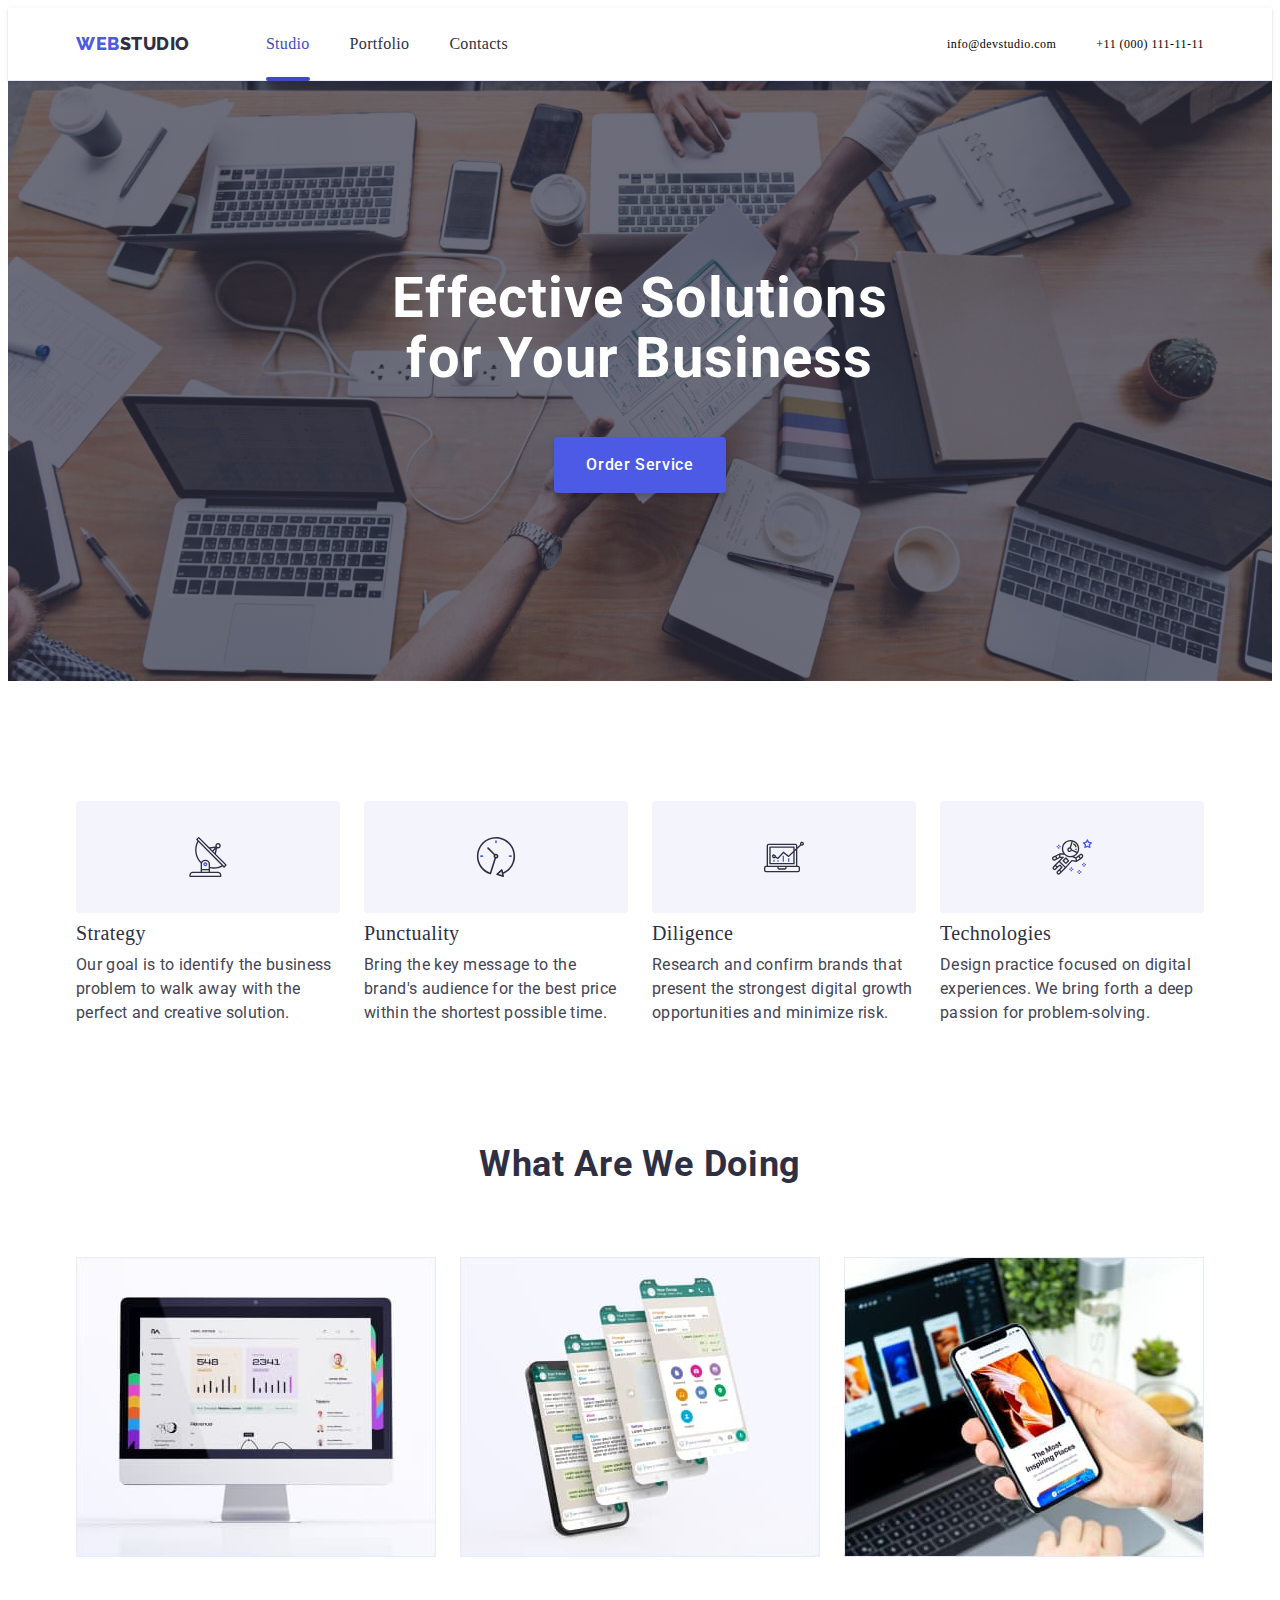
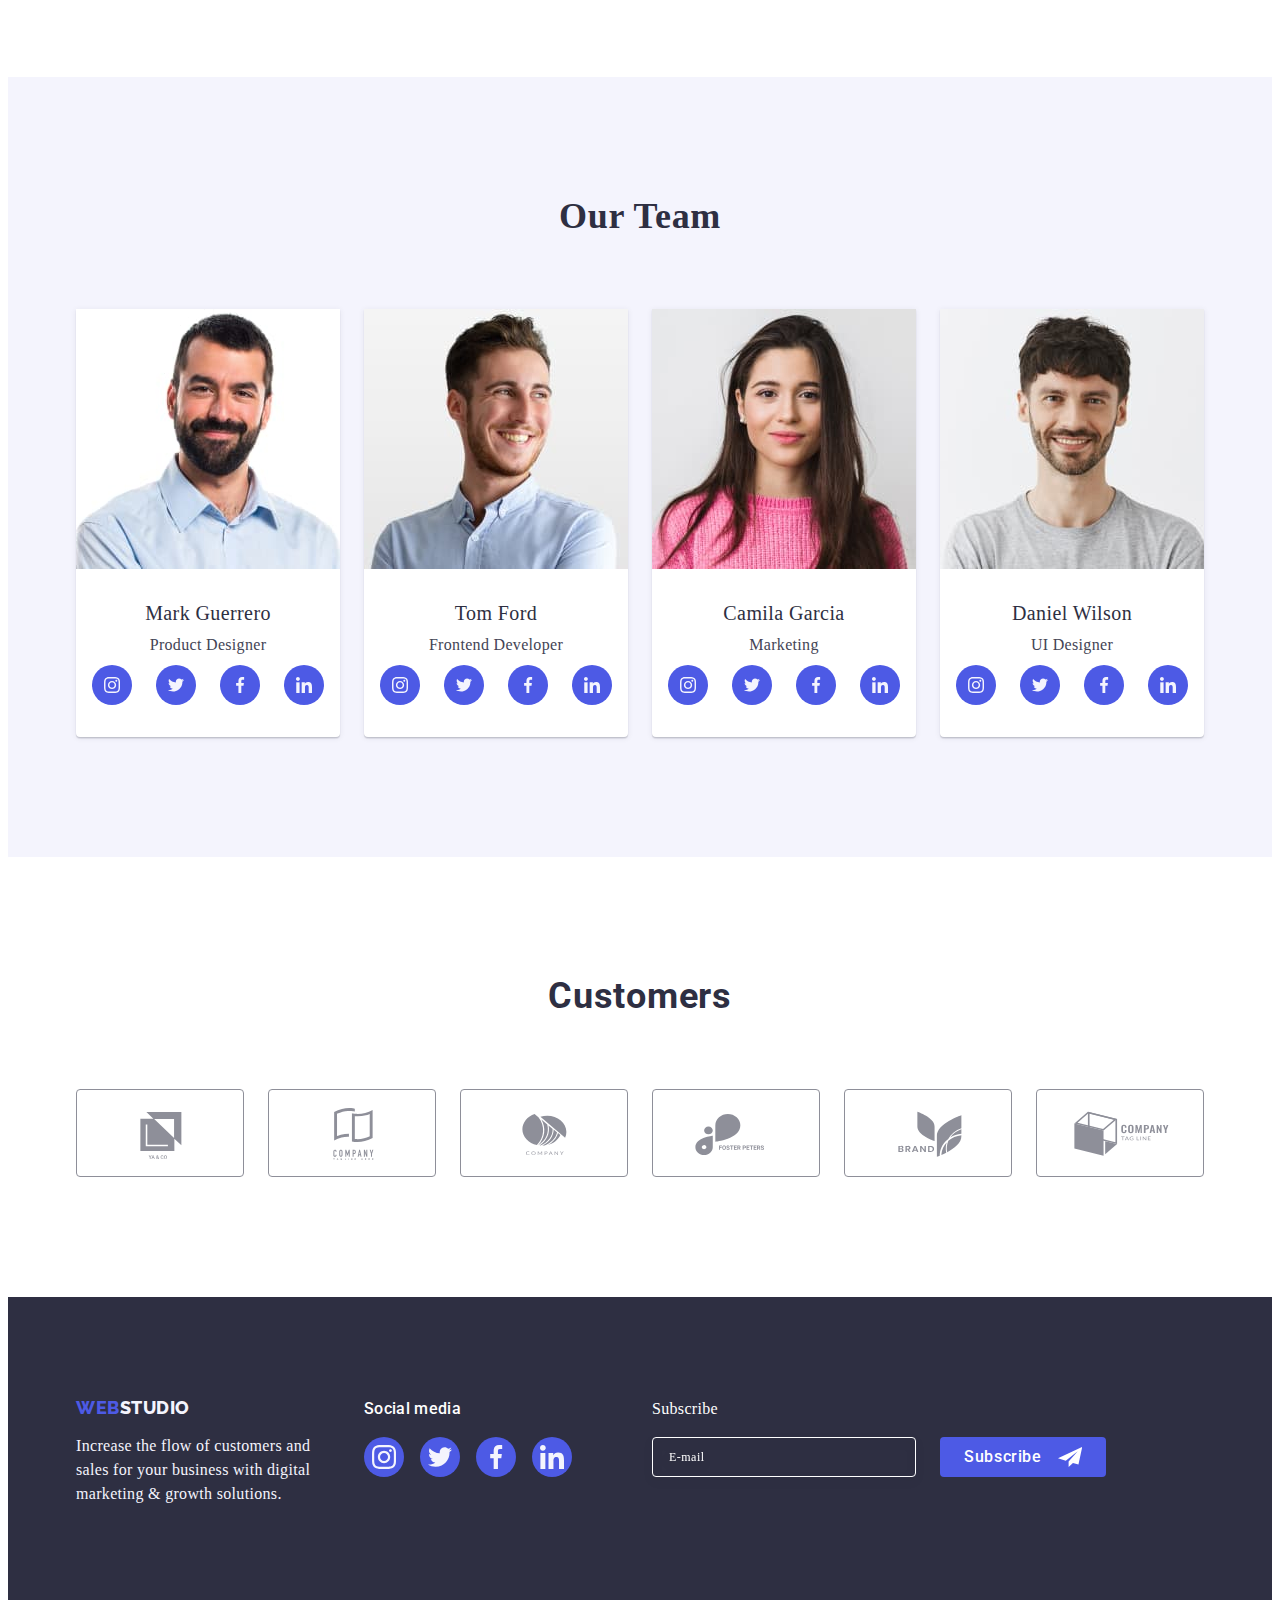
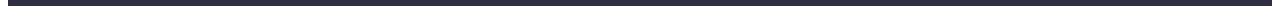
<file: index.html>
<!DOCTYPE html>
<html lang="en">
  <head>
    <meta charset="UTF-8" />
    <meta name="viewport" content="width=device-width, initial-scale=1.0" />
    <title>Document</title>
    <link rel="preconnect" href="https://fonts.googleapis.com" />
    <link rel="preconnect" href="https://fonts.gstatic.com" crossorigin />
    <link
      href="https://fonts.googleapis.com/css2?family=Raleway:wght@800&family=Roboto:wght@400;500;700;900&display=swap"
      rel="stylesheet"
    />
    <link
      rel="stylesheet"
      href="https://cdnjs.cloudflare.com/ajax/libs/modern-normalize/2.0.0/modern-normalize.min.css"
      integrity="sha512-4xo8blKMVCiXpTaLzQSLSw3KFOVPWhm/TRtuPVc4WG6kUgjH6J03IBuG7JZPkcWMxJ5huwaBpOpnwYElP/m6wg=="
      crossorigin="anonymous"
      referrerpolicy="no-referrer"
    />
    <link rel="stylesheet" href="./css/styles.css" />
    <link rel="stylesheet" href="./css/media.css" />
  </head>
  <body>
    <header class="header">
      <div class="header-container container">
        <nav class="header-nav">
          <a href="./index.html" class="logo-link link"
            >WEB<span class="web-logo">STUDIO</span></a
          >
          <ul class="nav-list list">
            <li class="nav-item list-item">
              <a href="./index.html" class="nav-item-link link after-studio"
                >Studio</a
              >
            </li>
            <li class="nav-item list-item">
              <a href="./portfolio.html" class="nav-item-link link"
                >Portfolio</a
              >
            </li>
            <li class="nav-item list-item">
              <a href="" class="nav-item-link link">Contacts</a>
            </li>
          </ul>
        </nav>
        <address class="contacts">
          <ul class="contacts-list list">
            <li class="contacts-item list-item">
              <a href="mailto:info@devstudio.com" class="contacts-link link"
                >info@devstudio.com</a
              >
            </li>
            <li class="contacts-item list-item">
              <a href="tel:+110001111111" class="contacts-link link"
                >+11 (000) 111-11-11</a
              >
            </li>
          </ul>
        </address>

        <button type="button" class="open-menu" data-menu-open>
          <svg
            class="svg-menu"
            aria-label="mobile-menu-open"
            width="32"
            height="22"
            stroke="var(--footer-bg-color)"
          >
            <use href="./images/icons.svg#icon-hamburger"></use>
          </svg>
        </button>
      </div>
      <div class="mobile-menu-container is-hidden" data-menu>
        <button type="button" class="close-menu" data-menu-close>
          <svg class="mobil-close-icon" width="8" height="8">
            <use href="./images/icons.svg#icon-close-black"></use>
          </svg>
        </button>
        <ul class="menu-list list">
          <li class="menu-item list-item">
            <a href="./index.html" class="menu-item-link current link"
              >Studio</a
            >
          </li>
          <li class="menu-item list-item">
            <a href="./portfolio.html" class="menu-item-link link">Portfolio</a>
          </li>
          <li class="menu-item list-item">
            <a href="" class="menu-item-link link">Contacts</a>
          </li>
        </ul>
        <address class="menu-contacts">
          <ul class="menu-contacts-list list">
            <li class="menu-contacts-item list-item">
              <a
                href="tel:+110001111111"
                class="menu-contacts-link contact-tel link"
                >+11 (000) 111-11-11</a
              >
            </li>
            <li class="menu-contacts-item list-item">
              <a
                href="mailto:info@devstudio.com"
                class="menu-contacts-link mail-contacts link"
                >info@devstudio.com</a
              >
            </li>
          </ul>
        </address>

        <ul class="mobile-list-logo list">
          <li class="mobile-logo-item">
            <a class="menu-link-social link" href="instagram"
              ><svg class="mobile-future-icon" width="16" height="16">
                <use href="./images/icons.svg#icon-instagram"></use></svg
            ></a>
          </li>
          <li class="mobile-logo-item">
            <a class="menu-link-social link" href="twitter"
              ><svg class="mobile-future-icon" width="16" height="16">
                <use href="./images/icons.svg#icon-twitter"></use></svg
            ></a>
          </li>
          <li class="mobile-logo-item">
            <a class="menu-link-social link" href="facebook"
              ><svg class="mobile-future-icon" width="16" height="16">
                <use href="./images/icons.svg#icon-facebook"></use></svg
            ></a>
          </li>
          <li class="mobile-logo-item">
            <a class="menu-link-social link" href="linkedin"
              ><svg class="mobile-future-icon" width="16" height="16">
                <use href="./images/icons.svg#icon-linkedin"></use></svg
            ></a>
          </li>
        </ul>
      </div>
    </header>
    <main>
      <section class="section-hero">
        <div class="hero-container container">
          <h1 class="main-title title">
            Effective Solutions for Your Business
          </h1>
          <button class="order-button" data-modal-open type="button">
            Order Service
          </button>
        </div>
      </section>
      <section class="section-feature">
        <div class="container-feature container">
          <h2 class="visually-hidden">Feature</h2>
          <ul class="feature-list list">
            <li class="feature-item list-item">
              <div class="icon-svg">
                <svg class="future-icon" width="64" height="64">
                  <use href="./images/icons.svg#icon-antenna"></use>
                </svg>
              </div>
              <h3 class="feature-title">Strategy</h3>
              <p class="feature-text">
                Our goal is to identify the business problem to walk away with
                the perfect and creative solution.
              </p>
            </li>
            <li class="feature-item list-item">
              <div class="icon-svg">
                <svg class="future-icon" width="64" height="64">
                  <use href="./images/icons.svg#icon-clock"></use>
                </svg>
              </div>
              <h3 class="feature-title">Punctuality</h3>
              <p class="feature-text">
                Bring the key message to the brand's audience for the best price
                within the shortest possible time.
              </p>
            </li>
            <li class="feature-item list-item">
              <div class="icon-svg">
                <svg class="future-icon" width="64" height="64">
                  <use href="./images/icons.svg#icon-diagram"></use>
                </svg>
              </div>
              <h3 class="feature-title">Diligence</h3>
              <p class="feature-text">
                Research and confirm brands that present the strongest digital
                growth opportunities and minimize risk.
              </p>
            </li>
            <li class="feature-item list-item">
              <div class="icon-svg">
                <svg class="future-icon" width="64" height="64">
                  <use href="./images/icons.svg#icon-astronaut"></use>
                </svg>
              </div>
              <h3 class="feature-title">Technologies</h3>
              <p class="feature-text">
                Design practice focused on digital experiences. We bring forth a
                deep passion for problem-solving.
              </p>
            </li>
          </ul>
        </div>
      </section>
      <section class="section-works">
        <div class="work-container container">
          <h2 class="section-works-title">What are we doing</h2>
          <ul class="list works-list">
            <li class="works-list-items list-item">
              <img
                srcset="./images/img1.jpg 1x, ./images/computer-2x.jpg 2x"
                src="./images/img1.jpg"
                alt="monitor"
                width="360"
                height="300"
              />
            </li>
            <li class="works-list-items list-item">
              <img
                srcset="./images/img2.jpg 1x, ./images/phones-2x.jpg 2x"
                src="./images/img2.jpg"
                alt="pgone-display"
                width="360"
                height="300"
              />
            </li>
            <li class="works-list-items list-item">
              <img
                srcset="./images/img3.jpg 1x, ./images/phone-2x.jpg 2x"
                src="./images/img3.jpg"
                alt="phone-in-hand"
                width="360"
                height="300"
              />
            </li>
          </ul>
        </div>
      </section>
      <section class="section-our-team">
        <div class="container-team container">
          <h2 class="title-our-team">Our Team</h2>
          <ul class="list team-list">
            <li class="list-item team">
              <img
                srcset="
                  ./images/our_team/product_designer.jpg    1x,
                  ./images/our_team/product_designer-2x.jpg 2x
                "
                src="./images/our_team/product_designer.jpg"
                alt="Mark Guerrero"
                width="264"
                height="260"
              />
              <div class="team-card">
                <h3 class="team-name">Mark Guerrero</h3>
                <p class="team-position">Product Designer</p>

                <ul class="team-list-logo list">
                  <li class="team-logo-item">
                    <a class="link" href="instagram"
                      ><svg class="future-icon" width="16" height="16">
                        <use
                          href="./images/icons.svg#icon-instagram"
                        ></use></svg
                    ></a>
                  </li>
                  <li class="team-logo-item">
                    <a class="link" href="instagram"
                      ><svg class="future-icon" width="16" height="16">
                        <use href="./images/icons.svg#icon-twitter"></use></svg
                    ></a>
                  </li>
                  <li class="team-logo-item">
                    <a class="link" href="instagram"
                      ><svg class="future-icon" width="16" height="16">
                        <use href="./images/icons.svg#icon-facebook"></use></svg
                    ></a>
                  </li>
                  <li class="team-logo-item">
                    <a class="link" href="instagram"
                      ><svg class="future-icon" width="16" height="16">
                        <use href="./images/icons.svg#icon-linkedin"></use></svg
                    ></a>
                  </li>
                </ul>
              </div>
            </li>
            <li class="list-item team">
              <img
                srcset="
                  ./images/our_team/developer.jpg    1x,
                  ./images/our_team/developer-2x.jpg 2x
                "
                src="./images/our_team/developer.jpg"
                alt="Tom Ford"
                width="264"
                height="260"
              />
              <div class="team-card">
                <h3 class="team-name">Tom Ford</h3>
                <p class="team-position">Frontend Developer</p>

                <ul class="team-list-logo list">
                  <li class="team-logo-item">
                    <a class="link" href="instagram"
                      ><svg class="future-icon" width="16" height="16">
                        <use
                          href="./images/icons.svg#icon-instagram"
                        ></use></svg
                    ></a>
                  </li>
                  <li class="team-logo-item">
                    <a class="link" href="instagram"
                      ><svg class="future-icon" width="16" height="16">
                        <use href="./images/icons.svg#icon-twitter"></use></svg
                    ></a>
                  </li>
                  <li class="team-logo-item">
                    <a class="link" href="instagram"
                      ><svg class="future-icon" width="16" height="16">
                        <use href="./images/icons.svg#icon-facebook"></use></svg
                    ></a>
                  </li>
                  <li class="team-logo-item">
                    <a class="link" href="instagram"
                      ><svg class="future-icon" width="16" height="16">
                        <use href="./images/icons.svg#icon-linkedin"></use></svg
                    ></a>
                  </li>
                </ul>
              </div>
            </li>
            <li class="list-item team">
              <img
                srcset="
                  ./images/our_team/marketing.jpg    1x,
                  ./images/our_team/marketing-2x.jpg 2x
                "
                src="./images/our_team/marketing.jpg"
                alt="Camila Garcia"
                width="264"
                height="260"
              />
              <div class="team-card">
                <h3 class="team-name">Camila Garcia</h3>
                <p class="team-position">Marketing</p>

                <ul class="team-list-logo list">
                  <li class="team-logo-item">
                    <a class="link" href="instagram"
                      ><svg class="future-icon" width="16" height="16">
                        <use
                          href="./images/icons.svg#icon-instagram"
                        ></use></svg
                    ></a>
                  </li>
                  <li class="team-logo-item">
                    <a class="link" href="instagram"
                      ><svg class="future-icon" width="16" height="16">
                        <use href="./images/icons.svg#icon-twitter"></use></svg
                    ></a>
                  </li>
                  <li class="team-logo-item">
                    <a class="link" href="instagram"
                      ><svg class="future-icon" width="16" height="16">
                        <use href="./images/icons.svg#icon-facebook"></use></svg
                    ></a>
                  </li>
                  <li class="team-logo-item">
                    <a class="link" href="instagram"
                      ><svg class="future-icon" width="16" height="16">
                        <use href="./images/icons.svg#icon-linkedin"></use></svg
                    ></a>
                  </li>
                </ul>
              </div>
            </li>
            <li class="list-item team">
              <img
                srcset="
                  ./images/our_team/ui_designer.jpg,
                  ./images/our_team/ui_designer-2x.jpg 2x
                "
                src="./images/our_team/ui_designer.jpg"
                alt="Daniel Wilson"
                width="264"
                height="260"
              />
              <div class="team-card">
                <h3 class="team-name">Daniel Wilson</h3>
                <p class="team-position">UI Designer</p>

                <ul class="team-list-logo list">
                  <li class="team-logo-item">
                    <a class="link" href="instagram"
                      ><svg class="future-icon" width="16" height="16">
                        <use
                          href="./images/icons.svg#icon-instagram"
                        ></use></svg
                    ></a>
                  </li>
                  <li class="team-logo-item">
                    <a class="link" href="instagram"
                      ><svg class="future-icon" width="16" height="16">
                        <use href="./images/icons.svg#icon-twitter"></use></svg
                    ></a>
                  </li>
                  <li class="team-logo-item">
                    <a class="link" href="instagram"
                      ><svg class="future-icon" width="16" height="16">
                        <use href="./images/icons.svg#icon-facebook"></use></svg
                    ></a>
                  </li>
                  <li class="team-logo-item">
                    <a class="link" href="instagram"
                      ><svg class="future-icon" width="16" height="16">
                        <use href="./images/icons.svg#icon-linkedin"></use></svg
                    ></a>
                  </li>
                </ul>
              </div>
            </li>
          </ul>
        </div>
      </section>
      <section class="customers-section">
        <div class="container-customers container">
          <h2 class="title-customers">Customers</h2>
          <ul class="customer-list list">
            <li class="customer-logo-item item">
              <a class="customer-link link" href=""
                ><svg class="customer-icon" width="104" height="56">
                  <use href="./images/icons.svg#icon-custom-logo1"></use></svg
              ></a>
            </li>
            <li class="customer-logo-item item">
              <a class="customer-link link" href=""
                ><svg class="customer-icon" width="104" height="56">
                  <use href="./images/icons.svg#icon-custom-logo2"></use></svg
              ></a>
            </li>
            <li class="customer-logo-item item">
              <a class="customer-link link" href=""
                ><svg class="customer-icon" width="104" height="56">
                  <use href="./images/icons.svg#icon-custom-logo3"></use></svg
              ></a>
            </li>
            <li class="customer-logo-item item">
              <a class="customer-link link" href=""
                ><svg class="customer-icon" width="104" height="56">
                  <use href="./images/icons.svg#icon-custom-logo4"></use></svg
              ></a>
            </li>
            <li class="customer-logo-item item">
              <a class="customer-link link" href=""
                ><svg class="customer-icon" width="104" height="56">
                  <use href="./images/icons.svg#icon-custom-logo5"></use></svg
              ></a>
            </li>
            <li class="customer-logo-item item">
              <a class="customer-link link" href=""
                ><svg class="customer-icon" width="104" height="56">
                  <use href="./images/icons.svg#icon-custom-logo6"></use></svg
              ></a>
            </li>
          </ul>
        </div>
      </section>
    </main>
    <footer class="footer">
      <div class="footer-conteiner container">
        <div class="footer-logo-container">
          <a class="footer-logo-link link" href="./index.html"
            >WEB<span class="logo-footer">STUDIO</span></a
          >
          <p class="footer-text">
            Increase the flow of customers and sales for your business with
            digital marketing & growth solutions.
          </p>
        </div>
        <div class="social-media">
          <p class="social-footer-title">Social media</p>
          <ul class="footer-list-logo list">
            <li class="footer-logo-item">
              <a class="link" href=""
                ><svg class="footer-icon" width="24" height="24">
                  <use href="./images/icons.svg#icon-instagram"></use></svg
              ></a>
            </li>
            <li class="footer-logo-item">
              <a class="link" href=""
                ><svg class="footer-icon" width="24" height="24">
                  <use href="./images/icons.svg#icon-twitter"></use></svg
              ></a>
            </li>
            <li class="footer-logo-item">
              <a class="link" href=""
                ><svg class="footer-icon" width="24" height="24">
                  <use href="./images/icons.svg#icon-facebook"></use></svg
              ></a>
            </li>
            <li class="footer-logo-item">
              <a class="link" href=""
                ><svg class="footer-icon" width="24" height="24">
                  <use href="./images/icons.svg#icon-linkedin"></use></svg
              ></a>
            </li>
          </ul>
        </div>
        <div class="form">
          <p class="footer-form-text">Subscribe</p>
          <form class="footer-form">
            <label class="label-footer" for="mail-input">
              <input
                class="footer-input"
                type="email"
                name="mail-input"
                placeholder="E-mail"
                id="mail-input"
            /></label>
            <button class="btn-subscribe" type="submit">
              Subscribe
              <svg class="btn-footer-icon" width="24" height="24">
                <use href="./images/icons.svg#icon-icon-send"></use>
              </svg>
            </button>
          </form>
        </div>
      </div>
    </footer>
    <div class="backdrop is-hidden" data-modal>
      <div class="modal">
        <button class="modal-close-btn" data-modal-close type="button">
          <svg class="modal-icon" width="8" height="8">
            <use href="./images/icons.svg#icon-close-black"></use>
          </svg>
        </button>
        <p class="modal-span">Leave your contacts and we will call you back</p>
        <form>
          <div class="modal-div">
            <label class="label-text" for="user-name">Name</label>
            <div class="input-box">
              <input
                class="modal-input"
                type="text"
                name="user-name"
                id="user-name"
              />
              <svg class="label-icon" width="18" height="24">
                <use href="./images/icons.svg#icon-person-black"></use>
              </svg>
            </div>
          </div>
          <div class="modal-div">
            <label class="label-text" for="phone-number">Phone</label>
            <div class="input-box">
              <input
                class="modal-input"
                type="tel"
                name="phone-number"
                id="phone-number"
              />
              <svg class="label-icon" width="18" height="24">
                <use href="./images/icons.svg#icon-phone-black"></use>
              </svg>
            </div>
          </div>
          <div class="modal-div">
            <label class="label-text" for="mail">Email</label>
            <div class="input-box">
              <input class="modal-input" type="email" name="mail" id="mail" />
              <svg class="label-icon" width="18" height="24">
                <use href="./images/icons.svg#icon-email-black"></use>
              </svg>
            </div>
          </div>
          <div class="comment-div">
            <label class="label-text" for="user-comment">Comment</label>
            <textarea
              class="modal-comment"
              name="user-comment"
              id="user-comment"
              placeholder="Text input"
            ></textarea>
          </div>
          <div class="check-box">
            <input
              class="modal-check-input visually-hidden"
              type="checkbox"
              name="user-privacy"
              value="true"
              id="user-privacy"
            />
            <label class="check-text" for="user-privacy">
              <span class="privacy-span">
                <svg class="check-icon" width="10" height="8">
                  <use href="./images/icons.svg#icon-Vector"></use>
                </svg>
              </span>
              I accept the terms and conditions of the
              <a class="privacy-link" href="">Privacy Policy</a>
            </label>
          </div>
          <button class="modal-btn">Send</button>
        </form>
      </div>
    </div>
    <script src="./js/modal.js"></script>
    <script src="./js/mobile.js"></script>
  </body>
</html>
</file>
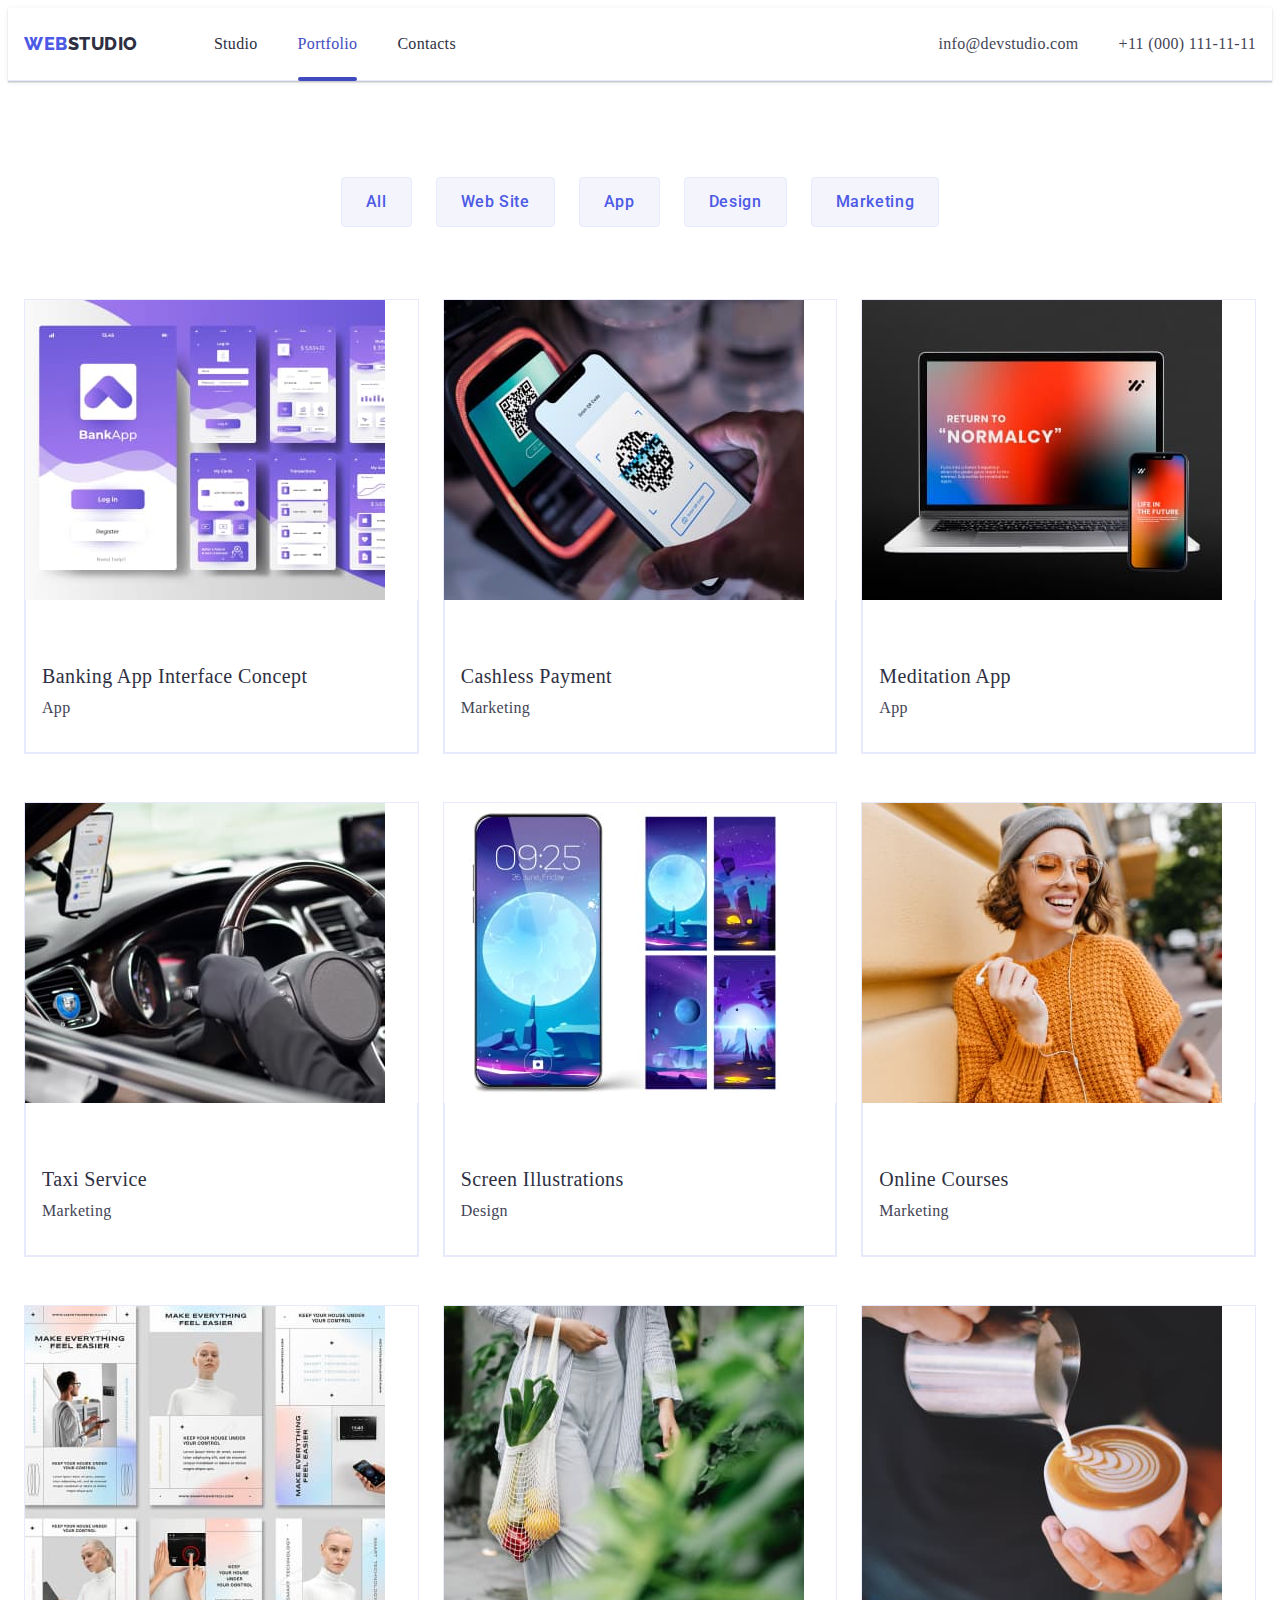
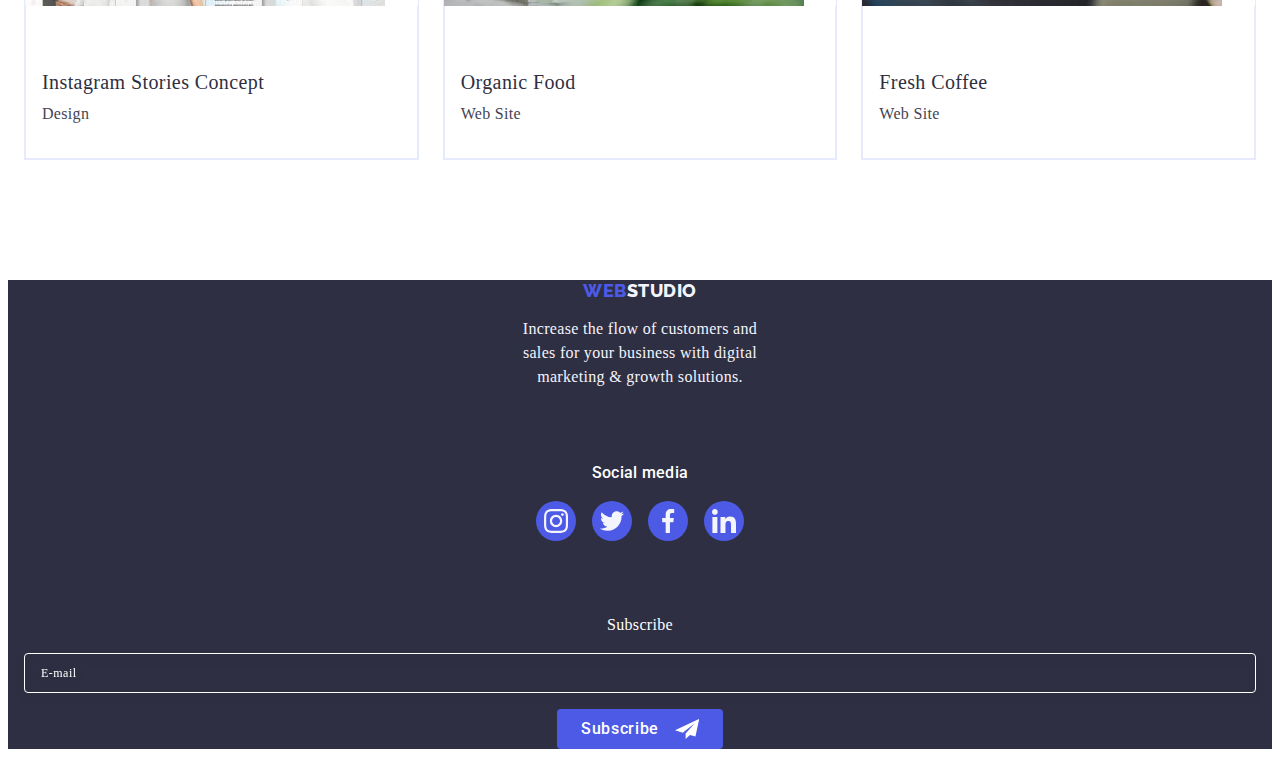
<file: portfolio.html>
<!DOCTYPE html>
<html lang="en">
  <head>
    <meta charset="UTF-8" />
    <meta name="viewport" content="width=device-width, initial-scale=1.0" />
    <title>Document</title>
    <link rel="preconnect" href="https://fonts.googleapis.com" />
    <link rel="preconnect" href="https://fonts.gstatic.com" crossorigin />
    <link
      href="https://fonts.googleapis.com/css2?family=Raleway:wght@800&family=Roboto:wght@400;500;700;900&display=swap"
      rel="stylesheet"
    />
    <link
      rel="stylesheet"
      href="https://cdnjs.cloudflare.com/ajax/libs/modern-normalize/2.0.0/modern-normalize.min.css"
      integrity="sha512-4xo8blKMVCiXpTaLzQSLSw3KFOVPWhm/TRtuPVc4WG6kUgjH6J03IBuG7JZPkcWMxJ5huwaBpOpnwYElP/m6wg=="
      crossorigin="anonymous"
      referrerpolicy="no-referrer"
    />
    <link rel="stylesheet" href="./css/styles.css" />
  </head>
  <body>
    <header class="header">
      <div class="header-container container">
        <nav class="header-nav">
          <a href="./index.html" class="logo-link link"
            >WEB<span class="web-logo">STUDIO</span></a
          >
          <ul class="nav-list list">
            <li class="nav-item list-item">
              <a href="./index.html" class="nav-item-link link">Studio</a>
            </li>
            <li class="nav-item list-item">
              <a href="./portfolio.html" class="nav-item-link link after-studio"
                >Portfolio</a
              >
            </li>
            <li class="nav-item list-item">
              <a href="" class="nav-item-link link">Contacts</a>
            </li>
          </ul>
        </nav>
        <address class="contacts">
          <ul class="contacts-list list">
            <li class="contacts-item list-item">
              <a href="mailto:info@devstudio.com" class="contacts-link link"
                >info@devstudio.com</a
              >
            </li>
            <li class="contacts-item list-item">
              <a href="tel:+110001111111" class="contacts-link link"
                >+11 (000) 111-11-11</a
              >
            </li>
          </ul>
        </address>
      </div>
    </header>
    <main>
      <section class="filters">
        <div class="filters-container container">
          <h1 class="visually-hidden">Filters</h1>
          <ul class="button-list list">
            <li class="list-item btn-fiters-item">
              <button class="button-filters" type="button">All</button>
            </li>
            <li class="list-item btn-fiters-item">
              <button class="button-filters" type="button">Web Site</button>
            </li>
            <li class="list-item btn-fiters-item">
              <button class="button-filters" type="button">App</button>
            </li>
            <li class="list-item btn-fiters-item">
              <button class="button-filters" type="button">Design</button>
            </li>
            <li class="list-item btn-fiters-item">
              <button class="button-filters" type="button">Marketing</button>
            </li>
          </ul>

          <ul class="filters-list list">
            <li class="filters-item list-item">
              <a href="" class="link-portfolio link">
                <div class="filters-cover-wrap">
                  <img
                    src="./images/images-portfolio/img.jpg"
                    alt="interface"
                    width="360"
                  />

                  <p class="filters-cover-text">
                    14 Stylish and User-Friendly App Design Concepts · Task
                    Manager App · Calorie Tracker App · Exotic Fruit Ecommerce
                    App · Cloud Storage App
                  </p>
                </div>
                <div class="filter-category">
                  <h2 class="portfolio-img-title">
                    Banking App Interface Concept
                  </h2>
                  <p class="portfolio-img-text">App</p>
                </div>
              </a>
            </li>
            <li class="filters-item list-item">
              <a href="" class="link-portfolio link">
                <div class="filters-cover-wrap">
                  <img
                    src="./images/images-portfolio/phone.jpg"
                    alt="payment"
                    width="360"
                  />

                  <p class="filters-cover-text">
                    14 Stylish and User-Friendly App Design Concepts · Task
                    Manager App · Calorie Tracker App · Exotic Fruit Ecommerce
                    App · Cloud Storage App
                  </p>
                </div>
                <div class="filter-category">
                  <h2 class="portfolio-img-title">Cashless Payment</h2>
                  <p class="portfolio-img-text">Marketing</p>
                </div>
              </a>
            </li>
            <li class="filters-item list-item">
              <a href="" class="link-portfolio link">
                <div class="filters-cover-wrap">
                  <img
                    src="./images/images-portfolio/computer.jpg"
                    alt="app"
                    width="360"
                  />

                  <p class="filters-cover-text">
                    14 Stylish and User-Friendly App Design Concepts · Task
                    Manager App · Calorie Tracker App · Exotic Fruit Ecommerce
                    App · Cloud Storage App
                  </p>
                </div>
                <div class="filter-category">
                  <h2 class="portfolio-img-title">Meditation App</h2>
                  <p class="portfolio-img-text">App</p>
                </div>
              </a>
            </li>
            <li class="filters-item list-item">
              <a href="" class="link-portfolio link">
                <div class="filters-cover-wrap">
                  <img
                    src="./images/images-portfolio/car.jpg"
                    alt="taxi"
                    width="360"
                  />

                  <p class="filters-cover-text">
                    14 Stylish and User-Friendly App Design Concepts · Task
                    Manager App · Calorie Tracker App · Exotic Fruit Ecommerce
                    App · Cloud Storage App
                  </p>
                </div>

                <div class="filter-category">
                  <h2 class="portfolio-img-title">Taxi Service</h2>
                  <p class="portfolio-img-text">Marketing</p>
                </div>
              </a>
            </li>
            <li class="filters-item list-item">
              <a href="" class="link-portfolio link">
                <div class="filters-cover-wrap">
                  <img
                    src="./images/images-portfolio/phone2.jpg"
                    alt="illustrations"
                    width="360"
                  />

                  <p class="filters-cover-text">
                    14 Stylish and User-Friendly App Design Concepts · Task
                    Manager App · Calorie Tracker App · Exotic Fruit Ecommerce
                    App · Cloud Storage App
                  </p>
                </div>
                <div class="filter-category">
                  <h2 class="portfolio-img-title">Screen Illustrations</h2>
                  <p class="portfolio-img-text">Design</p>
                </div>
              </a>
            </li>
            <li class="filters-item list-item">
              <a href="" class="link-portfolio link">
                <div class="filters-cover-wrap">
                  <img
                    src="./images/images-portfolio/women.jpg"
                    alt="girl"
                    width="360"
                  />

                  <p class="filters-cover-text">
                    14 Stylish and User-Friendly App Design Concepts · Task
                    Manager App · Calorie Tracker App · Exotic Fruit Ecommerce
                    App · Cloud Storage App
                  </p>
                </div>
                <div class="filter-category">
                  <h2 class="portfolio-img-title">Online Courses</h2>
                  <p class="portfolio-img-text">Marketing</p>
                </div>
              </a>
            </li>

            <li class="filters-item list-item">
              <a href="" class="link-portfolio link">
                <div class="filters-cover-wrap">
                  <img
                    src="./images/images-portfolio/instagam.jpg"
                    alt="stories"
                    width="360"
                  />

                  <p class="filters-cover-text">
                    14 Stylish and User-Friendly App Design Concepts · Task
                    Manager App · Calorie Tracker App · Exotic Fruit Ecommerce
                    App · Cloud Storage App
                  </p>
                </div>
                <div class="filter-category">
                  <h2 class="portfolio-img-title">Instagram Stories Concept</h2>
                  <p class="portfolio-img-text">Design</p>
                </div>
              </a>
            </li>
            <li class="filters-item list-item">
              <a href="" class="link-portfolio link">
                <div class="filters-cover-wrap">
                  <img
                    src="./images/images-portfolio/organyk-food.jpg"
                    alt="food"
                    width="360"
                  />

                  <p class="filters-cover-text">
                    14 Stylish and User-Friendly App Design Concepts · Task
                    Manager App · Calorie Tracker App · Exotic Fruit Ecommerce
                    App · Cloud Storage App
                  </p>
                </div>
                <div class="filter-category">
                  <h2 class="portfolio-img-title">Organic Food</h2>
                  <p class="portfolio-img-text">Web Site</p>
                </div>
              </a>
            </li>
            <li class="filters-item list-item">
              <a href="" class="link-portfolio link">
                <div class="filters-cover-wrap">
                  <img
                    src="./images/images-portfolio/coffe.jpg"
                    alt="food"
                    width="360"
                  />

                  <p class="filters-cover-text">
                    14 Stylish and User-Friendly App Design Concepts · Task
                    Manager App · Calorie Tracker App · Exotic Fruit Ecommerce
                    App · Cloud Storage App
                  </p>
                </div>
                <div class="filter-category">
                  <h2 class="portfolio-img-title">Fresh Coffee</h2>
                  <p class="portfolio-img-text">Web Site</p>
                </div>
              </a>
            </li>
          </ul>
        </div>
      </section>
    </main>
    <footer class="footer">
      <div class="footer-conteiner container">
        <div class="footer-logo-container">
          <a class="footer-logo-link link" href="./index.html"
            >WEB<span class="logo-footer">STUDIO</span></a
          >
          <p class="footer-text">
            Increase the flow of customers and sales for your business with
            digital marketing & growth solutions.
          </p>
        </div>
        <div class="social-media">
          <p class="social-footer-title">Social media</p>
          <ul class="footer-list-logo list">
            <li class="footer-logo-item">
              <a class="link" href=""
                ><svg class="footer-icon" width="24" height="24">
                  <use href="./images/icons.svg#icon-instagram"></use></svg
              ></a>
            </li>
            <li class="footer-logo-item">
              <a class="link" href=""
                ><svg class="footer-icon" width="24" height="24">
                  <use href="./images/icons.svg#icon-twitter"></use></svg
              ></a>
            </li>
            <li class="footer-logo-item">
              <a class="link" href=""
                ><svg class="footer-icon" width="24" height="24">
                  <use href="./images/icons.svg#icon-facebook"></use></svg
              ></a>
            </li>
            <li class="footer-logo-item">
              <a class="link" href=""
                ><svg class="footer-icon" width="24" height="24">
                  <use href="./images/icons.svg#icon-linkedin"></use></svg
              ></a>
            </li>
          </ul>
        </div>
        <div class="form">
          <p class="footer-form-text">Subscribe</p>
          <form class="footer-form">
            <label class="label-footer" for="mail-input">
              <input
                class="footer-input"
                type="email"
                name="mail-input"
                placeholder="E-mail"
                id="mail-input"
            /></label>
            <button class="btn-subscribe" type="submit">
              Subscribe
              <svg class="btn-footer-icon" width="24" height="24">
                <use href="./images/icons.svg#icon-icon-send"></use>
              </svg>
            </button>
          </form>
        </div>
      </div>
    </footer>
  </body>
</html>
</file>
<file: css/styles.css>
*body {
  font-family: "Roboto", sans-serif;
  color: #434455;
  background-color: var(--background-color);
}
:root {
  --lightslate: #8e8f99;
  --modal: #fcfcfc;
  --cornflower-color: #e7e9fc;
  --background-color: #ffffff;
  --text-color: #2e2f42;
  --paragraph-color: #434455;
  --footer-text-color: #f4f4fd;
  --footer-bg-color: #2e2f42;
  --web-logo-color: #4d5ae5;
  --nav-color: #404bbf;
  --hero-bg: #2e2f42;
}

img {
  display: block;
  max-width: 100%;
  height: auto;
}

.container {
  /* width: 1158px; */
  min-width: 320px;
  padding-left: 16px;
  padding-right: 16px;
  margin: 0 auto;
}

p,
h1,
h2,
h3,
h4,
h5,
h6 {
  margin-top: 0;
  margin-bottom: 0;
}

ul,
ol {
  padding-left: 0;
  margin-top: 0;
  margin-bottom: 0;
}
* {
  box-sizing: border-box;
}
.visually-hidden {
  position: absolute;
  width: 1px;
  height: 1px;
  margin: -1px;
  border: 0;
  padding: 0;

  white-space: nowrap;
  clip-path: inset(100%);
  clip: rect(0 0 0 0);
  overflow: hidden;
}

fieldset {
  padding: 0;
  margin: 0;
  border: none;
}

input {
  font-family: inherit;
}
/*! Header burger */
.open-menu {
  padding: 24px 0;
  line-height: 0;
  background-color: transparent;
  border: none;
  margin-left: auto;
  transform: translate(0);
}
.svg-menu {
  fill: var(--footer-bg-color);
}
.mobile-menu-container {
  overflow: auto;
  padding: 80px 40px 40px 40px;
  flex-direction: column;
  display: flex;
  position: fixed;
  top: 0;
  left: 0;
  width: 100vw;
  height: 100vh;
  background-color: #f4f4fd;
  z-index: 999;
  transform: translateX(0);
  transition: all 250ms cubic-bezier(0.4, 0, 0.2, 1);
}

.is-hidden {
  transform: translateX(100%);
}

.close-menu {
  position: absolute;
  top: 24px;
  right: 24px;
  width: 24px;
  height: 24px;
  border-radius: 50%;
  display: flex;
  align-items: center;
  justify-content: center;
  padding: 0;
  background: transparent;
  border: 1px solid rgba(0, 0, 0, 0.1);
  cursor: pointer;
  transition: background-color 250ms cubic-bezier(0.4, 0, 0.2, 1),
    border 250ms cubic-bezier(0.4, 0, 0.2, 1);
}
.close-menu:hover,
.close-menu:focus {
  background-color: var(--nav-color);
  border: none;
  fill: var(--background-color);
}
.mobile-menu__close-icon {
  transition: fill 250ms cubic-bezier(0.4, 0, 0.2, 1);
}
.menu-list :not(:last-child) {
  margin-bottom: 40px;
}

.menu-item-link {
  font-family: Roboto, sans-serif;
  font-weight: 700;
  font-size: 36px;
  line-height: 1.11;
  letter-spacing: 0.02em;
  color: var(--footer-bg-color);
  transition: color 250ms cubic-bezier(0.4, 0, 0.2, 1);
}
.menu-item-link.current {
  color: var(--web-logo-color);
}

.mobile-menu__nav:hover,
.mobile-menu__nav:focus {
  color: var(--web-logo-color);
}

.menu-contacts {
  margin-top: auto;
  margin-bottom: 40px;
}
.menu-contacts-item:last-child {
  margin-top: 40px;
}
.contact-tel {
  font-style: normal;
  font-weight: 700;
  font-size: 32px;
  line-height: 1.11;
  letter-spacing: 0.02em;
  text-transform: capitalize;
  color: var(--web-logo-color);
}

.mail-contacts {
  font-style: normal;
  font-weight: 500;
  font-size: 20px;
  line-height: 1.2;
  letter-spacing: 0.02em;
  color: var(--paragraph-color);
}
.mobile-list-logo {
  display: flex;
  justify-content: start;
  gap: 56px;
}
.mobile-logo-item {
  width: 40px;
  height: 40px;
}

.mobile-future-icon {
  fill: var(--footer-text-color);
}

.menu-link-social {
  width: 100%;
  height: 100%;
  background-color: var(--web-logo-color);
  border-radius: 50%;
  display: flex;
  justify-content: center;
  align-items: center;
  transition: background-color 250ms cubic-bezier(0.4, 0, 0.2, 1);
}
.menu-link-social:focus,
.menu-link-social:hover {
  background-color: var(--nav-color);
}

/*! Header style */
.header {
  position: relative;
  border-bottom: 1px solid var(--cornflower, #e7e9fc);
  box-shadow: 0px 1px 6px 0px rgba(46, 47, 66, 0.08),
    0px 1px 1px 0px rgba(46, 47, 66, 0.16),
    0px 2px 1px 0px rgba(46, 47, 66, 0.08);
}
.header-nav {
  display: flex;
  align-items: center;
}
.nav-list {
  gap: 40px;
  display: flex;
}

.nav-item-link {
  display: block;
  font-size: 16px;
  font-weight: 500;
  line-height: 1.5; /* 150% */
  letter-spacing: 0.02em;
  color: var(--text-color);
  padding-top: 24px;
  padding-bottom: 24px;
  position: relative;
  transition: color 250ms cubic-bezier(0.4, 0, 0.2, 1);
}

.nav-item-link:hover,
.nav-item-link:focus {
  color: var(--nav-color);
}

.after-studio::after {
  content: "";
  width: 100%;
  height: 4px;
  border-radius: 2px;
  background: var(--ocean, #404bbf);
  display: block;
  position: absolute;
  left: 0;
  bottom: -1px;
}
.after-studio {
  color: var(--nav-color);
}
.after-portfolio::after {
  content: "";
  margin-top: 20px;
  width: 100%;
  height: 4px;
  border-radius: 2px;
  background: var(--nav-color);
  display: block;
  position: absolute;
  left: 0;
  bottom: -1px;
}

.header-container {
  display: flex;
  align-items: center;
}

.logo-link {
  color: var(--web-logo-color);
  font-family: "Raleway", sans-serif;
  font-size: 18px;
  font-weight: 800;
  line-height: 1.17;
  letter-spacing: 0.03em;
  text-transform: uppercase;
  text-decoration: none;
  margin-right: 76px;
  display: inline-block;
}
.web-logo {
  color: var(--text-color);
}

.list-item {
  list-style-type: none;
}
.list {
  list-style: none;
}

.link {
  text-decoration: none;
}
.contacts {
  font-style: normal;
  margin-left: auto;
}
.contacts-link {
  color: var(--paragraph-color);
  font-style: normal;
  line-height: 1.5;
  letter-spacing: 0.02em;
  display: inline-block;
  padding-top: 24px;
  padding-bottom: 24px;
  transition: color 250ms cubic-bezier(0.4, 0, 0.2, 1);
}
.contacts-list {
  display: flex;
  gap: 40px;
}
.contacts-link:hover,
.contacts-link:focus {
  color: var(--nav-color);
}

/*!-------HERO------- */
.section-hero {
  /* background-color: var(--hero-bg); */
  padding: 188px 0;
  background-image: linear-gradient(
      rgba(46, 47, 66, 0.7),
      rgba(46, 47, 66, 0.7)
    ),
    url(../images/hero-bg-mob.jpg);
  background-repeat: no-repeat;
  background-position: center;
  background-size: cover;
  width: 100%;
}
@media (min-device-pixel-ratio: 2),
  (min-resolution: 192dpi),
  (min-resolution: 2dppx) {
  .section-hero {
    background-image: linear-gradient(
        rgba(46, 47, 66, 0.7),
        rgba(46, 47, 66, 0.7)
      ),
      url(../images/hero-bg-mob-2x.jpg);
  }
}

.main-title {
  max-width: 320px;
  color: var(--white, #fff);
  text-align: center;
  /* Header 1 */
  font-size: 36px;
  line-height: 1.11;
  letter-spacing: 0.02em;
  margin: 0 auto 72px;
}

.order-button {
  background-color: var(--web-logo-color);
  color: var(--background-color);
  font-family: "Roboto", sans-serif;
  font-weight: 500;
  font-size: 16px;
  line-height: 1.5;
  letter-spacing: 0.04em;
  cursor: pointer;
  padding: 16px 32px 16px 32px;
  margin: 0 auto;
  display: block;
  border-radius: 4px;
  border: none;
  box-shadow: 0px 4px 4px 0px rgba(0, 0, 0, 0.15);
  min-width: 169px;
  transition-property: background-color;
  transition: color 250ms cubic-bezier(0.4, 0, 0.2, 1);
}

.order-button:hover,
.order-button:focus {
  background-color: var(--nav-color);
  box-shadow: 0px 4px 4px 0px rgba(0, 0, 0, 0.15);
}
/*! SECTION FEAURE */

.section-feature {
  /* padding: 120px 0; */
  padding: 96px 0;
  display: flex;
}
.feature-title {
  font-family: inherit;
  color: var(--footer-bg-color);
  font-size: 36px;
  font-weight: 700;
  line-height: 1.1;
  letter-spacing: 0.02em;
  margin-bottom: 8px;
  justify-content: center;
  display: flex;
}

.feature-text {
  font-family: Roboto;
  color: var(--paragraph-color);
  font-size: 16px;
  font-weight: 500;
  line-height: 1.5;
  letter-spacing: 0.02em;
}
.feature-item {
  width: 100%;
}

.feature-list {
  /* gap: 24px;*/
  display: flex;
  gap: 72px;
  flex-direction: column;
}
.icon-svg {
  height: 112px;
  background-color: var(--footer-text-color);
  padding: 24px 100px;
  margin-bottom: 8px;
  display: flex;
  align-items: center;
  border-radius: 4px;
  justify-content: center;
  display: none;
}

/*!-------SECTION WHAT ARE WE DOING------- */

.section-works {
  padding-bottom: 120px;
}
.works-list {
  gap: 24px;
  display: flex;
  justify-content: center;
}

.section-works-title {
  color: var(--hero-bg);
  text-align: center;
  margin-bottom: 72px;
  font-family: Roboto;
  font-size: 36px;
  font-weight: 700;
  line-height: 1.11;
  letter-spacing: 0.02em;
  text-transform: capitalize;
}

/*!------SECTION OUR TEAM--------- */
.section-our-team {
  background-color: var(--footer-text-color);
  /* padding-top: 120px;
  padding-bottom: 120px; */
  padding: 96px 0;
}
.title-our-team {
  color: var(--footer-bg-color);
  text-align: center;
  font-size: 36px;
  font-weight: 700;
  line-height: 1.11;
  letter-spacing: 0.02em;
  text-transform: capitalize;
  margin-bottom: 72px;
}

.team-list {
  display: flex;
  gap: 72px;
  flex-direction: column;
  justify-content: center;
  align-items: center;
}

.team-name {
  color: var(--footer-bg-color);
  text-align: center;
  font-size: 20px;
  font-weight: 500;
  line-height: 1.2;
  letter-spacing: 0.02em;
  margin-bottom: 8px;
  text-align: center;
}
.team-card {
  padding-top: 32px;
  padding-bottom: 32px;
}

.team-position {
  color: var(--paragraph-color);
  text-align: center;
  font-size: 16px;
  font-weight: 400;
  line-height: 1.5;
  letter-spacing: 0.02em;
  margin-bottom: 8px;
}
.team {
  border-radius: 0px 0px 4px 4px;
  box-shadow: 0px 2px 1px 0px rgba(46, 47, 66, 0.08),
    0px 1px 1px 0px rgba(46, 47, 66, 0.16),
    0px 1px 6px 0px rgba(46, 47, 66, 0.08);
  background-color: var(--background-color);
}

/* logo items */
.team-list-logo {
  display: flex;
  gap: 24px;
  justify-content: center;
  align-items: center;
}

.team-logo-item {
  width: 40px;
  height: 40px;
}

.team-logo-item a {
  width: 100%;
  height: 100%;
  background-color: var(--web-logo-color);
  border-radius: 50%;

  display: flex;
  align-items: center;
  justify-content: center;
  transition-property: background-color;
  transition-duration: 250ms;
  transition-timing-function: cubic-bezier(0.4, 0, 0.2, 1);
}
.future-icon {
  fill: #f4f4fd;
  justify-content: center;
  margin: 12px 12px;
}
.team-logo-item a:hover {
  background-color: #404bbf;
}
.team-logo-item a:focus {
  background-color: #404bbf;
}

/*!---------------------Customers--------------- */
.container-team {
  max-width: 427px;
}
.customers-section {
  padding-top: 120px;
  padding-bottom: 120px;
}
.title-customers {
  color: var(--footer-bg-color);
  text-align: center;

  margin-bottom: 72px;
  font-family: Roboto;
  font-size: 36px;
  font-weight: 700;
  line-height: 1.11; /* 111.111% */
  letter-spacing: 0.02em;
  text-transform: capitalize;
}

.customer-list {
  display: flex;
  gap: 16px;
  justify-content: center;
  flex-wrap: wrap;
  row-gap: 72px;
}

.customer-list > li {
  height: 88px;
  width: calc((100% - 16px) / 2);
}
.customer-icon {
  fill: currentColor;
}
.customer-link {
  width: 100%;
  height: 100%;
  border: 1px solid #8e8f99;
  display: flex;
  border-radius: 4px;
  align-items: center;
  justify-content: center;
  color: #8e8f99;
  transition: border-color 250ms cubic-bezier(0.4, 0, 0.2, 1),
    color 250ms cubic-bezier(0.4, 0, 0.2, 1);
}

.customer-link:hover,
.customer-link:focus {
  border-color: #404bbf;
  color: #404bbf;
}

/*!---------------------FOOTER--------------- */

.footer-icon {
  fill: #f4f4fd;
  margin: 8px 8px;
}

.footer-logo-item {
  width: 40px;
  height: 40px;
}

.footer-logo-item a {
  background-color: #4d5ae5;
  border-radius: 50%;
  width: 100%;
  height: 100%;
  display: flex;
  align-items: center;
  justify-content: center;
  transition: background-color 250ms cubic-bezier(0.4, 0, 0.2, 1);
}
.footer-logo-item a:focus,
.footer-logo-item a:hover {
  background-color: #31d0aa;
}

.social-media {
  margin-top: 72px;
}

.social-footer-title {
  font-family: Roboto;
  font-size: 16px;
  font-weight: 500;
  line-height: 1.5; /* 150% */
  letter-spacing: 0.02em;
  color: var(--background-color);
  margin-bottom: 16px;
}

.footer-list-logo {
  align-items: center;
  justify-content: center;
  gap: 16px;
  display: flex;
}
.footer-logo-container {
  width: 264px;
  margin: 0 auto;
}

.footer {
  background-color: var(--footer-bg-color);
}
.footer-conteiner {
  text-align: center;
  /* display: flex;
  align-items: baseline; */
}

.footer-text {
  color: var(--footer-text-color);
  font-size: 16px;
  font-weight: 400;
  line-height: 1.5;
  letter-spacing: 0.02em;
  max-width: 264px;
  margin-left: auto;
  margin-right: auto;
}

.logo-footer {
  color: #f4f4fd;
}
.footer-logo-link {
  font-weight: 800;
  font-size: 18px;
  line-height: 1.17;
  letter-spacing: 0.03em;
  text-transform: uppercase;
  margin-bottom: 16px;
  display: inline-block;
  font-family: "Raleway", sans-serif;
  color: var(--web-logo-color);
}

.footer-form-text {
  margin-top: 72px;
  margin-bottom: 16px;
  font-weight: 500;
  font-size: 16px;
  line-height: 1.5;
  letter-spacing: 0.02em;
  color: #ffffff;
}
.footer-form {
  display: flex;
  flex-direction: column;
  gap: 16px;
}
.footer-input {
  font-weight: 400;
  font-size: 12px;
  line-height: 1.5;
  letter-spacing: 0.04em;
  color: #ffffff;
  background-color: transparent;
  width: 100%;
  min-height: 40px;
  flex-shrink: 0;
  padding-left: 16px;
  border-radius: 4px;
  border: 1px solid #ffffff;
  filter: drop-shadow(0px 4px 4px rgba(0, 0, 0, 0.15));
  outline: none;
}
.footer-input::placeholder {
  color: #ffffff;
}
.btn-subscribe {
  min-width: 165px;
  height: 40px;
  display: flex;
  justify-content: center;
  align-items: center;
  text-align: center;
  font-family: "Roboto", sans-serif;
  font-size: 16px;
  font-weight: 500;
  line-height: 1.5;
  letter-spacing: 0.04em;
  color: #ffffff;
  cursor: pointer;
  background-color: #4d5ae5;
  border: none;
  border-radius: 4px;
  padding: 8px 24px;
  transition: background-color 250ms cubic-bezier(0.4, 0, 0.2, 1);
  margin-left: auto;
  margin-right: auto;
}
.btn-subscribe:hover,
.btn-subscribe:focus {
  background-color: #404bbf;
}

.btn-footer-icon {
  margin-left: 16px;
  fill: #ffffff;
}

/*!--------filters--------*/
.filters {
  padding-top: 96px;
  padding-bottom: 120px;
}
.button-list {
  display: flex;
  gap: 24px;
  margin-bottom: 72px;
  justify-content: center;
}

.button-filters {
  background-color: var(--footer-text-color);
  color: var(--web-logo-color);
  font-family: "Roboto", sans-serif;
  font-weight: 500;
  font-size: 16px;
  line-height: 1.5;
  letter-spacing: 0.04em;
  cursor: pointer;
  padding: 12px 24px;
  border-radius: 4px;
  border: 1px solid var(--cornflower, #e7e9fc);
  transition: color 250ms cubic-bezier(0.4, 0, 0.2, 1),
    background-color 250ms cubic-bezier(0.4, 0, 0.2, 1),
    border-color 250ms cubic-bezier(0.4, 0, 0.2, 1),
    box-shadow 250ms cubic-bezier(0.4, 0, 0.2, 1);
}

.button-filters:hover,
.button-filters:focus {
  background-color: var(--nav-color);
  color: var(--background-color);
  border: 1px solid transparent;
  box-shadow: 0px 2px 2px 0px rgba(0, 0, 0, 0.12),
    0px 2px 1px 0px rgba(0, 0, 0, 0.08), 0px 3px 1px 0px rgba(0, 0, 0, 0.1);
}

.filters-list {
  display: flex;
  gap: 48px 24px;
  flex-wrap: wrap;
}

.filters-item {
  border: 1px solid var(--cornflower, #e7e9fc);
  width: calc((100% - 48px) / 3);
  position: relative;
}

.filters-item a:hover,
.filters-item a:focus {
  transform: translateY(0);
  box-shadow: 0px 2px 1px 0px rgba(46, 47, 66, 0.08),
    0px 1px 1px 0px rgba(46, 47, 66, 0.16),
    0px 1px 6px 0px rgba(46, 47, 66, 0.08);
}

.btn-fiters-item {
  color: var(--web-logo-color);
  text-align: center;
}

.portfolio-img-title {
  color: var(--footer-bg-color);
  font-size: 20px;
  font-weight: 500;
  line-height: 1.2;
  letter-spacing: 0.02em;
  margin-top: 32px;
  margin-bottom: 8px;
}
.portfolio-img-text {
  color: var(--paragraph-color);
  font-size: 16px;
  font-weight: 400;
  line-height: 1.5;
  letter-spacing: 0.02em;
}

.filter-category {
  padding: 32px 16px;
  border: 1px solid #e7e9fc;
  border-top: none;
}

/*!------COVER----------*/

.filters-cover-wrap {
  position: relative;
  overflow: hidden;
}

.filters-cover {
  position: absolute;
  top: 0;
  max-width: 360px;
  height: 100%;
  flex-shrink: 0;
  background: var(--web-logo-color);
  padding: 0 32px;
  display: flex;
  align-items: center;
  transform: translateY(100%);
  transition: transform 250ms linear;
}
.filters-cover-text {
  color: var(--footer-text-color);
  font-size: 16px;
  line-height: 1.5;
  letter-spacing: 0.02em;
  height: 100%;
  padding: 40px 32px;
  background-color: #4d5ae5;
  height: 100%;
  transform: translateY(100%);
  transition: transform 250ms cubic-bezier(0.4, 0, 0.2, 1);
  position: absolute;
  top: 0;
}
.link-portfolio {
  display: block;
  transition: box-shadow 250ms cubic-bezier(0.4, 0, 0.2, 1);
}

.link-portfolio:hover .filters-cover-text,
.link-portfolio:focus .filters-cover-text {
  transform: translateY(0);
}

/*.filters-item a:focus .filters-cover,
.filters-item a:hover .filters-cover {
  transform: translateY(0);
}*/
/*!--------MODAL WINDOW----------*/

.backdrop {
  position: fixed;
  width: 100%;
  height: 100%;
  background: var(--navyblue-modal, rgba(46, 47, 66, 0.4));
  top: 0;
  left: 0;
  transition: opacity 250ms cubic-bezier(0.4, 0, 0.2, 1),
    visibility 250ms cubic-bezier(0.4, 0, 0.2, 1);
}

.is-hidden {
  opacity: 0;
  visibility: hidden;
  pointer-events: none;
}

.modal {
  width: 408px;
  min-height: 584px;
  border-radius: 4px;
  background: var(--modal, #fcfcfc);
  box-shadow: 0px 2px 1px 0px rgba(0, 0, 0, 0.2),
    0px 1px 3px 0px rgba(0, 0, 0, 0.12), 0px 1px 1px 0px rgba(0, 0, 0, 0.14);
  position: absolute;
  top: 50%;
  left: 50%;
  transform: translate(-50%, -50%);
  transition: transform 250ms cubic-bezier(0.4, 0, 0.2, 1);
  padding: 72px 24px 24px 24px;
}
.modal-icon {
  fill: var(--footer-bg-color);
  transition: fill 250ms cubic-bezier(0.4, 0, 0.2, 1);
}
.modal-icon:hover,
.modal-icon:focus {
  fill: #e7e9fc;
  background-color: var(--nav-color);
}

.modal-close-btn {
  position: absolute;
  top: 24px;
  right: 24px;
  border-radius: 50%;
  align-items: center;
  display: flex;
  justify-content: center;
  background-color: #e7e9fc;
  padding: 0;
  border: 1px solid rgba(0, 0, 0, 0.1);
  margin: 0 auto;
  stroke-width: 1px;
  stroke: rgba(0, 0, 0, 0.1);
  cursor: pointer;
  min-width: 24px;
  min-height: 24px;
  /* transition-property: fill, background-color; */
  transition: background-color 250ms cubic-bezier(0.4, 0, 0.2, 1),
    border 250ms cubic-bezier(0.4, 0, 0.2, 1);
}

.modal-close-btn:hover,
.modal-close-btn:focus {
  background-color: #404bbf;
  fill: #ffffff;
  border: none;
}

.modal-close-btn:hover .modal-icon,
.modal-close-btn:focus .modal-icon {
  fill: #ffffff;
}
/*!Modal-form*/
.modal-span {
  color: var(--footer-bg-color);
  text-align: center;
  font-size: 16px;
  font-weight: 500;
  line-height: 1.5; /* 150% */
  letter-spacing: 0.02em;
  margin-bottom: 16px;
}
.modal-div {
  margin-bottom: 8px;
}
.label-text {
  font-size: 12px;
  line-height: 1.17; /* 116.667% */
  letter-spacing: 0.04em;
  display: block;
  margin-bottom: 4px;
  color: var(--lightslate);
}
.input-box {
  position: relative;
}
.modal-input {
  width: 100%;
  height: 40px;
  border: 1px solid rgba(46, 47, 66, 0.4);
  border-radius: 4px;
  background-color: transparent;
  padding-left: 38px;
  outline: transparent;
  transition: border-color 250ms cubic-bezier(0.4, 0, 0.2, 1);
}

.modal-input:focus,
.modal-input:hover {
  border-color: var(--web-logo-color);
}

.label-icon {
  position: absolute;
  left: 16px;
  top: 50%;
  transform: translateY(-50%);
  transition: fill 250ms cubic-bezier(0.4, 0, 0.2, 1);
}
.modal-input:focus + .label-icon,
.modal-input:hover + .label-icon {
  fill: var(--web-logo-color);
}
.modal-comment {
  width: 100%;
  min-height: 120px;
  font-size: 12px;
  line-height: 1.17;
  letter-spacing: 0.04em;
  color: rgba(46, 47, 66, 0.4);
  border: 1px solid rgba(46, 47, 66, 0.4);
  border-radius: 4px;
  background-color: transparent;
  padding: 8px 16px;
  outline: transparent;
  resize: none;
  transition: border-color 250ms cubic-bezier(0.4, 0, 0.2, 1);
}
.modal-comment:focus,
.modal-comment:hover {
  border-color: var(--web-logo-color);
}

.modal-comment::placeholder {
  color: rgba(46, 47, 66, 0.4);
}

.comment-div {
  margin-bottom: 16px;
}
.check-box {
  margin-bottom: 24px;
}
.check-text {
  color: var(--lightslate);
  font-size: 12px;
  line-height: 1.17; /* 116.667% */
  letter-spacing: 0.04em;
}

.privacy-link {
  color: #4d5ae5;
}
.privacy-span {
  display: inline-flex;
  align-items: center;
  justify-content: center;
  width: 16px;
  height: 16px;
  color: var(--web-logo-color);
  font-size: 12px;
  line-height: 1.3;
  letter-spacing: 0.04em;
  text-decoration-line: underline;
  border: 1px solid rgba(46, 47, 66, 0.4);
  border-radius: 2px;
  transition: background-color 250ms cubic-bezier(0.4, 0, 0.2, 1),
    border 250ms cubic-bezier(0.4, 0, 0.2, 1),
    fill 250ms cubic-bezier(0.4, 0, 0.2, 1);
  fill: transparent;
  margin-right: 8px;
  cursor: pointer;
}

input[type="checkbox"]:checked + .check-text .privacy-span {
  fill: var(--footer-text-color);
  background-color: var(--nav-color);
  border: none;
}

/*!--------MODAL_BTN--------------*/
.modal-btn {
  display: block;
  min-width: 169px;
  height: 56px;
  font-family: "Roboto", sans-serif;
  font-size: 16px;
  font-weight: 500;
  line-height: 1.5;
  letter-spacing: 0.04em;
  color: #ffffff;
  cursor: pointer;
  background-color: var(--web-logo-color);
  border: none;
  border-radius: 4px;
  transition: background-color 250ms cubic-bezier(0.4, 0, 0.2, 1);
  margin: 0 auto;
}
.modal-btn:hover,
.modal-btn:focus {
  background-color: var(--nav-color);
}
</file>
<file: css/media.css>
/*!---------------HEADER--------*/
@media screen and (max-width: 767px) {
  .nav-item {
    display: none;
  }
  .contacts {
    display: none;
  }
  .header {
    height: 70px;
  }
}
@media screen and (max-width: 1157px) {
  .contacts-item:first-child {
    margin-bottom: 12px;
  }
}

@media screen and (min-width: 1158px) {
  .header-container {
    max-height: 72px;
  }

  .contacts-list {
    padding-top: 24px;
    padding-bottom: 24px;
    display: flex;
    gap: 40px;
  }

  .header-contacts__link {
    font-size: 16px;
    line-height: 1.5;
    display: inline-block;
  }
}

@media screen and (min-width: 768px) {
  .contacts-link {
    color: var(--color-slate);
    font-weight: 400;
    font-size: 12px;
    line-height: 1.17;
    letter-spacing: 0.04em;
    transition: color 250ms cubic-bezier(0.4, 0, 0.2, 1);
  }
}
@media screen and (min-width: 768px) and (max-width: 1157px) {
  .contacts-list {
    display: inline;
  }
  .contacts-list a {
    padding: 0;
  }
}

/*!---------------FFEATURE--------*/

@media screen and (min-width: 428px) {
  .container {
    max-width: 429px;
  }
}

@media screen and (min-width: 768px) {
  .section-feature {
    padding: 96px 0;
  }

  .container {
    max-width: 768px;
  }

  .feature-item {
    width: calc((100% - 24px) / 2);
  }

  .feature-title {
    justify-content: left;
  }

  .feature-text {
    align-self: stretch;
    font-family: Roboto;
    font-size: 16px;
    font-style: normal;
    font-weight: 500;
    line-height: 1.5;
    letter-spacing: 0.02em;
  }

  .feature-list {
    display: flex;
    flex-direction: row;
    flex-wrap: wrap;
    row-gap: 72px;
    column-gap: 24px;
  }
}
@media screen and (min-width: 1158px) {
  .container {
    max-width: 1158px;
    padding: 0 15px;
  }

  .section-feature {
    padding: 120px 0;
  }

  .feature-list {
    gap: 24px;
  }
  .feature-item {
    width: calc((100% - 72px) / 4);
    max-width: 264px;
  }
  .icon-svg {
    height: 112px;
    background-color: var(--footer-text-color);
    padding: 24px 100px;
    margin-bottom: 8px;
    display: flex;
    align-items: center;
    border-radius: 4px;
    justify-content: center;
  }
  .feature-title {
    font-weight: 500;
    font-size: 20px;
    line-height: 1.2;
    letter-spacing: 0.02em;
  }
  .feature-text {
    font-family: Roboto;
    color: var(--paragraph-color);
    font-size: 16px;
    font-weight: 400;
    line-height: 1.5;
    letter-spacing: 0.02em;
  }
}

/*!---------------WHAT ARE WE DOING--------*/

@media screen and (max-width: 1157px) {
  .section-works {
    display: none;
  }
}

/*!---------------TEAM--------*/

@media screen and (min-width: 768px) {
  .team-list {
    display: flex;
    flex-direction: row;
    flex-wrap: wrap;
    row-gap: 64px;
    column-gap: 24px;
  }
  .list-item {
    width: calc((100%-24px) / 2);
  }
}

@media screen and (min-width: 1158px) {
  .section-our-team {
    padding: 120px 0;
  }

  .team-list {
    flex-wrap: nowrap;
    gap: 24px;
  }
  .list-item {
    width: calc((100%-72px) / 4);
  }
}
/*!---------------CUSTOMERS--------*/

@media screen and (min-width: 768px) {
  .customer-list {
    gap: 24px;
    row-gap: 72px;
  }

  .customer-list > li {
    width: calc((100% - 48px) / 3);
  }
}

@media screen and (min-width: 1158px) {
  .customer-list {
    gap: 24px;
  }
  .customer-list > li {
    width: calc((100% - 120px) / 6);
  }

  .customers-section {
    padding: 120px 0;
  }
}

@media screen and (max-width: 1157px) {
  .customers-section {
    padding: 96px 0;
  }
}

@media screen and (min-width: 768px) and (max-width: 1157px) {
  .container-customers {
    width: 552px;
  }
}
/*!---------------footer--------*/
@media screen and (max-width: 767px) {
  .footer-text {
    width: 268px;
    font-family: Roboto;
    font-size: 16px;
    font-weight: 400;
    line-height: 1.5;
    letter-spacing: 0.02em;
  }
}
@media screen and (max-width: 1157px) {
  .footer {
    padding: 96px 0;
  }
}

@media screen and (min-width: 1158px) {
  .footer {
    padding: 100px 0;
  }

  .footer-conteiner {
    display: flex;
    text-align: start;
  }

  .footer-conteiner {
    margin-right: 120px;
  }
  .social-media {
    margin-top: 0;
  }

  .footer-form-text {
    margin-top: 0;
  }

  .form {
    margin-left: 80px;
  }
}

@media screen and (min-width: 768px) and (max-width: 1157px) {
  .footer-conteiner {
    width: 552px;
    text-align: start;
    display: flex;
    flex-wrap: wrap;
  }
}

@media screen and (min-width: 768px) {
  .footer-logo-container {
    margin: 0 24px 0 0;
  }

  .footer-conteiner {
    margin: 0 24px 0 0;
    margin: auto;
  }

  .social-media {
    margin-top: 0;
  }

  .social-footer-title {
    margin-top: 0;
  }

  .footer-form {
    display: flex;
    flex-direction: row;
    gap: 24px;
  }

  .footer-input {
    width: 264px;
  }
}

/*!---------------mobile menu--------------------*/

@media screen and (min-width: 768px) {
  .mobile-menu-container {
    display: none;
  }
  .open-menu {
    display: none;
  }
}

@media screen and (max-width: 427px) {
  .mobile-list-logo {
    gap: calc((100% - 160px) / 4);
  }

  .menu-contacts {
    font-size: 24px;
  }
}
@media screen and (max-width: 403px) {
  .contact-tel {
    font-size: 24px;
  }
}

@media screen and (max-width: 767px) {
  .mobile-menu {
    max-width: 428px;
  }
}
/*!---------------HERO--------------------*/
@media screen and (max-width: 767px) {
  .main-title {
    max-width: 320px;
    font-family: Roboto;
    font-size: 36px;
    font-style: normal;
    font-weight: 700;
    line-height: 1.11;
    letter-spacing: 0.02em;
    text-transform: capitalize;
  }
  .modal {
    max-width: 320px;
    overflow-y: scroll;
  }
}

@media screen and (min-width: 768px) {
  .modal {
    max-width: 408px;
  }
  .main-title {
    font-family: Roboto, sans-serif;
    font-size: 56px;
    font-style: normal;
    font-weight: 700;
    line-height: 1.07;
    letter-spacing: 0.02em;
    max-width: 496px;
    margin: 0 auto 36px;
  }
  .section-hero {
    background-image: linear-gradient(
        rgba(46, 47, 66, 0.7),
        rgba(46, 47, 66, 0.7)
      ),
      url(../images/hero-bg-tab.jpg);
  }
  @media (min-device-pixel-ratio: 2),
    (min-resolution: 192dpi),
    (min-resolution: 2dppx) {
    .section-hero {
      background-image: linear-gradient(
          rgba(46, 47, 66, 0.7),
          rgba(46, 47, 66, 0.7)
        ),
        url(../images/hero-bg-tab-2x.jpg);
    }
  }
}

@media screen and (max-width: 1157px) {
  .section-hero {
    padding: 112px 0;
  }
}

@media screen and (min-width: 1158px) {
  .main-title {
    margin: 0 auto 48px;
    font-family: Roboto;
    font-size: 56px;
    font-style: normal;
    font-weight: 700;
    line-height: 1.07;
    letter-spacing: 0.02em;
  }
  .section-hero {
    padding: 188px 0;
    background-image: linear-gradient(
        rgba(46, 47, 66, 0.7),
        rgba(46, 47, 66, 0.7)
      ),
      url(../images/hero-bg-dsk.jpg);
  }
  @media (min-device-pixel-ratio: 2),
    (min-resolution: 192dpi),
    (min-resolution: 2dppx) {
    .section-hero {
      background-image: linear-gradient(
          rgba(46, 47, 66, 0.7),
          rgba(46, 47, 66, 0.7)
        ),
        url(../images/hero-bg-dsk-2x.jpg);
    }
  }
}
</file>
